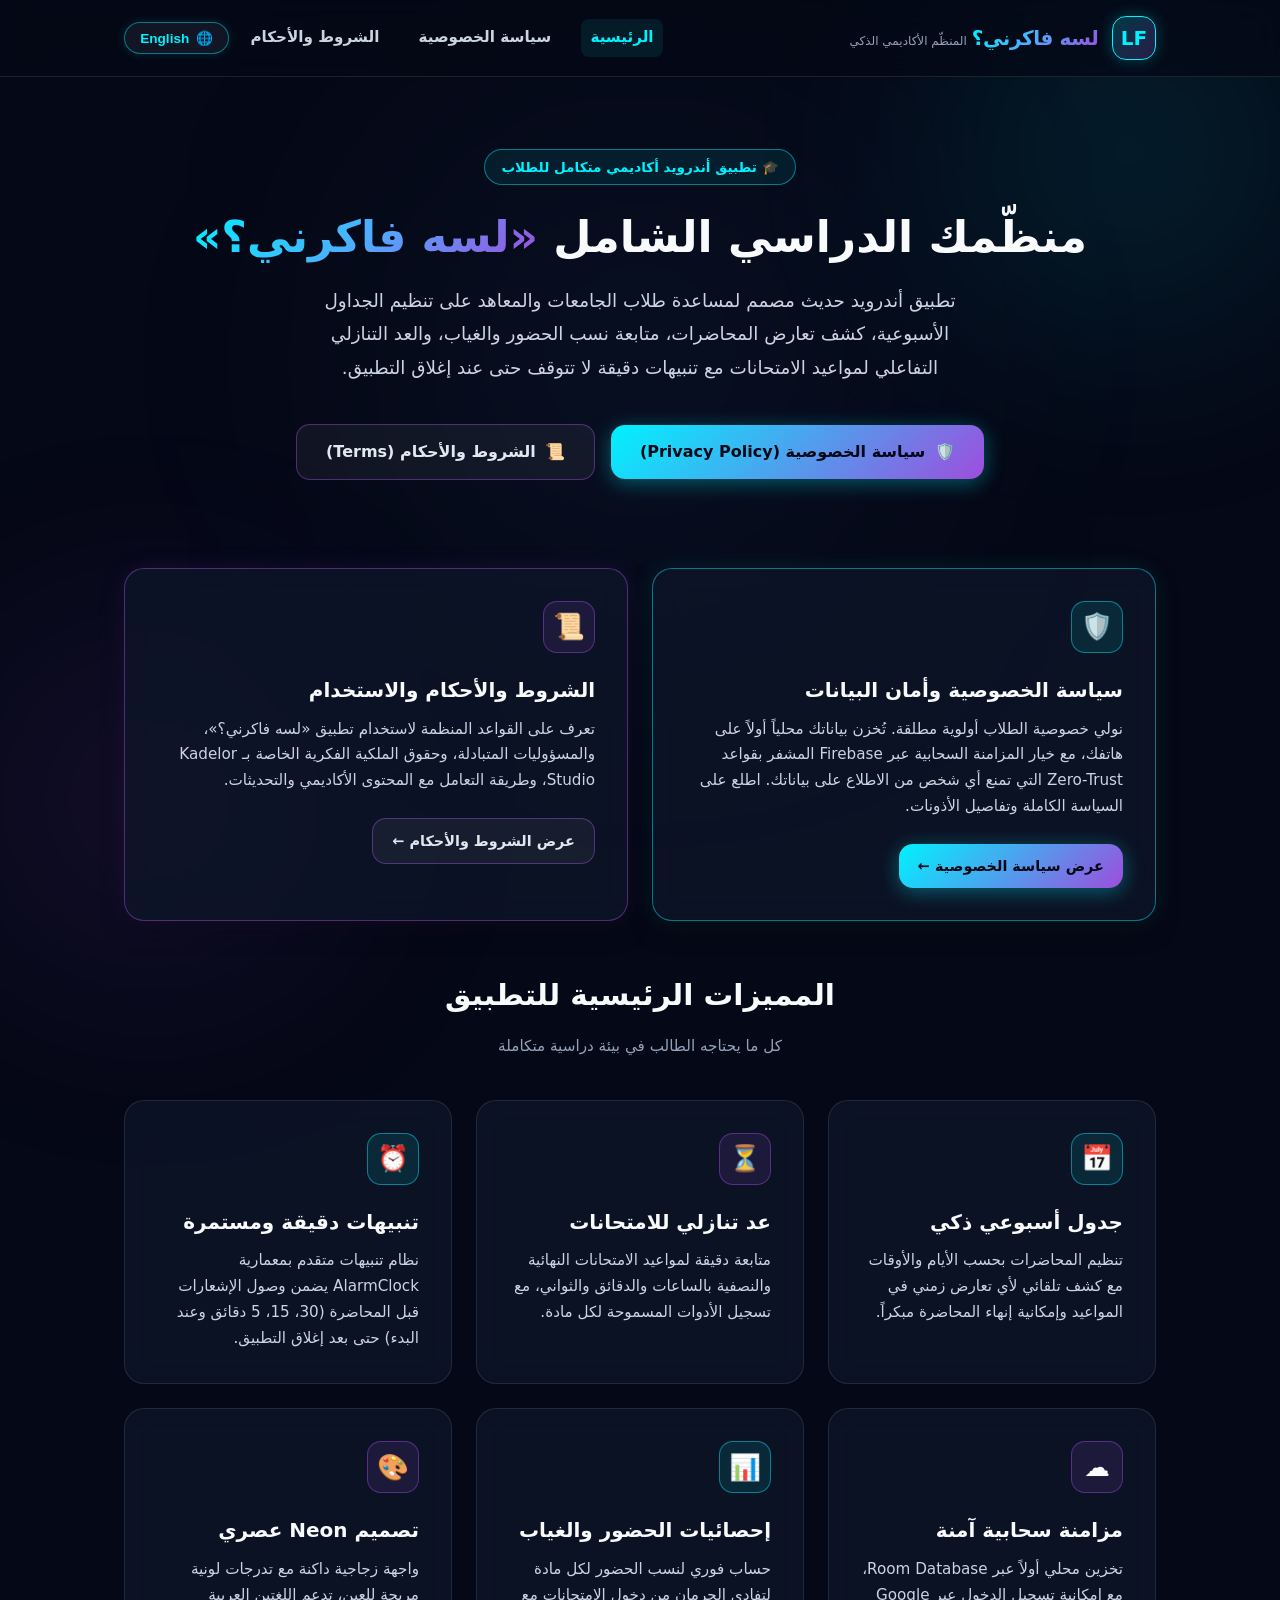
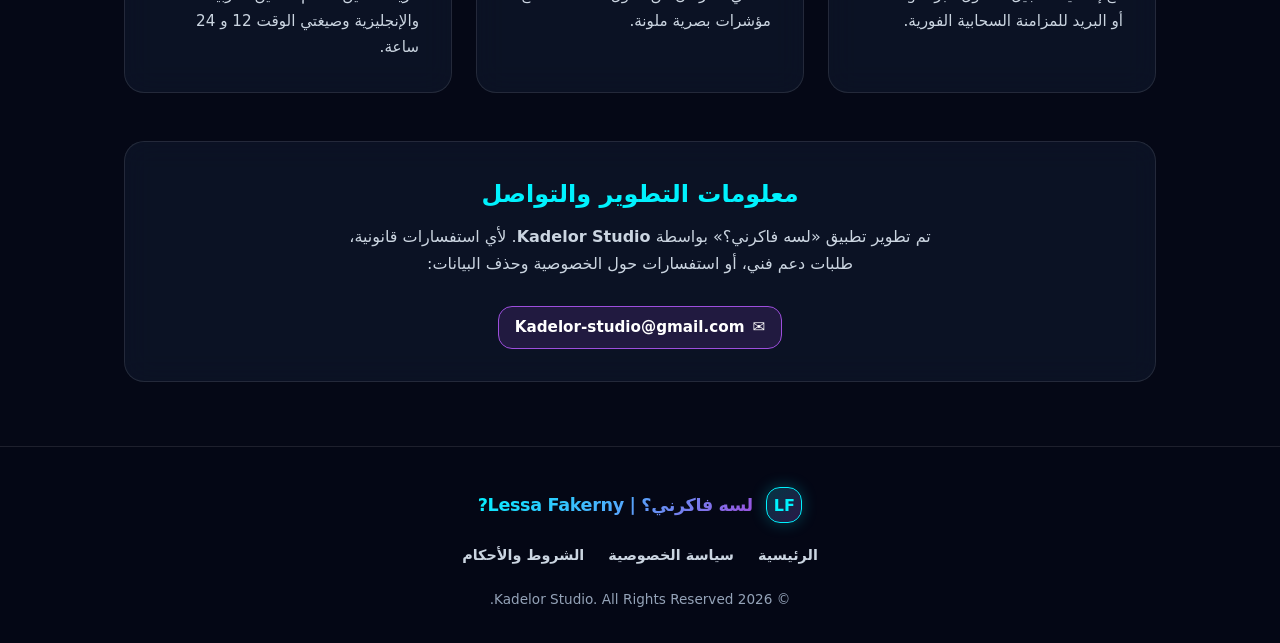
<file: docs/index.html>
<!DOCTYPE html>
<html lang="ar" dir="rtl">
<head>
  <meta charset="UTF-8">
  <meta name="viewport" content="width=device-width, initial-scale=1.0">
  <meta name="description" content="تطبيق لسه فاكرني؟ - المنظّم الجامعي والأكاديمي الذكي للطلاب والمحاضرين">
  <title>لسه فاكرني؟ | Lessa Fakerny? - المنظّم الأكاديمي الذكي</title>
  <link rel="stylesheet" href="style.css">
  <link rel="icon" href="data:image/svg+xml,<svg xmlns=%22http://www.w3.org/2000/svg%22 viewBox=%220 0 100 100%22><text y=%22.9em%22 font-size=%2290%22>🎓</text></svg>">
</head>
<body dir="rtl">
  <div class="ambient-center"></div>

  <!-- Navigation Bar -->
  <header class="navbar">
    <div class="container nav-content">
      <a href="index.html" class="brand-link">
        <div class="brand-logo-badge">LF</div>
        <div>
          <span class="brand-title" data-lang="ar">لسه فاكرني؟</span>
          <span class="brand-title" data-lang="en">Lessa Fakerny?</span>
          <span class="brand-subtitle" data-lang="ar">المنظّم الأكاديمي الذكي</span>
          <span class="brand-subtitle" data-lang="en">Smart Academic Organizer</span>
        </div>
      </a>

      <div class="nav-actions">
        <nav class="nav-links">
          <a href="index.html" class="nav-link active" data-lang="ar">الرئيسية</a>
          <a href="index.html" class="nav-link active" data-lang="en">Home</a>
          
          <a href="privacy-policy.html" class="nav-link" data-lang="ar">سياسة الخصوصية</a>
          <a href="privacy-policy.html" class="nav-link" data-lang="en">Privacy Policy</a>
          
          <a href="terms.html" class="nav-link" data-lang="ar">الشروط والأحكام</a>
          <a href="terms.html" class="nav-link" data-lang="en">Terms & Conditions</a>
        </nav>

        <button id="langToggleBtn" class="lang-toggle-btn" aria-label="Toggle Language">
          🌐 <span id="langBtnText">English</span>
        </button>
      </div>
    </div>
  </header>

  <main class="container">
    <!-- Hero Section -->
    <section class="hero-section">
      <div class="hero-badge">
        <span data-lang="ar">🎓 تطبيق أندرويد أكاديمي متكامل للطلاب</span>
        <span data-lang="en">🎓 All-in-One Android Academic Organizer for Students</span>
      </div>

      <h1 class="hero-title">
        <span data-lang="ar">منظّمك الدراسي الشامل <span class="gradient-text">«لسه فاكرني؟»</span></span>
        <span data-lang="en">Your Smart Academic Hub <span class="gradient-text">«Lessa Fakerny?»</span></span>
      </h1>

      <p class="hero-subtitle" data-lang="ar">
        تطبيق أندرويد حديث مصمم لمساعدة طلاب الجامعات والمعاهد على تنظيم الجداول الأسبوعية، كشف تعارض المحاضرات، متابعة نسب الحضور والغياب، والعد التنازلي التفاعلي لمواعيد الامتحانات مع تنبيهات دقيقة لا تتوقف حتى عند إغلاق التطبيق.
      </p>
      <p class="hero-subtitle" data-lang="en">
        A modern native Android application built for university and college students to organize weekly schedules, detect lecture conflicts, track attendance, and follow live exam countdowns with exact background alarms.
      </p>

      <!-- Primary Action Buttons for Legal Documents -->
      <div class="hero-cta-group">
        <a href="privacy-policy.html" class="btn btn-primary">
          <span>🛡️</span>
          <span data-lang="ar">سياسة الخصوصية (Privacy Policy)</span>
          <span data-lang="en">Privacy Policy</span>
        </a>

        <a href="terms.html" class="btn btn-secondary">
          <span>📜</span>
          <span data-lang="ar">الشروط والأحكام (Terms)</span>
          <span data-lang="en">Terms & Conditions</span>
        </a>
      </div>
    </section>

    <!-- Key Legal & Transparency Cards -->
    <section class="grid-2">
      <div class="glass-card neon-border">
        <div class="feature-icon-box">🛡️</div>
        <h2 class="feature-title" data-lang="ar">سياسة الخصوصية وأمان البيانات</h2>
        <h2 class="feature-title" data-lang="en">Privacy Policy & Data Security</h2>
        
        <p class="feature-desc" data-lang="ar">
          نولي خصوصية الطلاب أولوية مطلقة. تُخزن بياناتك محلياً أولاً على هاتفك، مع خيار المزامنة السحابية عبر Firebase المشفر بقواعد Zero-Trust التي تمنع أي شخص من الاطلاع على بياناتك. اطلع على السياسة الكاملة وتفاصيل الأذونات.
        </p>
        <p class="feature-desc" data-lang="en">
          Student privacy is our top priority. Your data is stored offline on your device, with optional cloud sync via Firebase protected by Zero-Trust security rules. View our full privacy policy and permission disclosures.
        </p>

        <div style="margin-top: 1.5rem;">
          <a href="privacy-policy.html" class="btn btn-primary" style="padding: 0.6rem 1.2rem; font-size: 0.9rem;">
            <span data-lang="ar">عرض سياسة الخصوصية ←</span>
            <span data-lang="en">Read Privacy Policy →</span>
          </a>
        </div>
      </div>

      <div class="glass-card violet-border">
        <div class="feature-icon-box violet">📜</div>
        <h2 class="feature-title" data-lang="ar">الشروط والأحكام والاستخدام</h2>
        <h2 class="feature-title" data-lang="en">Terms & Conditions of Service</h2>
        
        <p class="feature-desc" data-lang="ar">
          تعرف على القواعد المنظمة لاستخدام تطبيق «لسه فاكرني؟»، والمسؤوليات المتبادلة، وحقوق الملكية الفكرية الخاصة بـ Kadelor Studio، وطريقة التعامل مع المحتوى الأكاديمي والتحديثات.
        </p>
        <p class="feature-desc" data-lang="en">
          Learn about the guidelines governing the use of Lessa Fakerny?, mutual responsibilities, intellectual property rights by Kadelor Studio, and academic scheduling notices.
        </p>

        <div style="margin-top: 1.5rem;">
          <a href="terms.html" class="btn btn-secondary" style="padding: 0.6rem 1.2rem; font-size: 0.9rem;">
            <span data-lang="ar">عرض الشروط والأحكام ←</span>
            <span data-lang="en">Read Terms of Service →</span>
          </a>
        </div>
      </div>
    </section>

    <!-- App Capabilities Overview -->
    <section style="margin: 3.5rem 0 2rem;">
      <div style="text-align: center; margin-bottom: 2rem;">
        <h2 class="hero-title" style="font-size: 1.85rem;">
          <span data-lang="ar">المميزات الرئيسية للتطبيق</span>
          <span data-lang="en">Key Application Features</span>
        </h2>
        <p style="color: var(--text-muted); font-size: 0.95rem;" data-lang="ar">
          كل ما يحتاجه الطالب في بيئة دراسية متكاملة
        </p>
        <p style="color: var(--text-muted); font-size: 0.95rem;" data-lang="en">
          Everything an undergraduate student needs in one cohesive hub
        </p>
      </div>

      <div class="grid-3">
        <div class="glass-card">
          <div class="feature-icon-box">📅</div>
          <h3 class="feature-title" data-lang="ar">جدول أسبوعي ذكي</h3>
          <h3 class="feature-title" data-lang="en">Smart Weekly Timetable</h3>
          <p class="feature-desc" data-lang="ar">
            تنظيم المحاضرات بحسب الأيام والأوقات مع كشف تلقائي لأي تعارض زمني في المواعيد وإمكانية إنهاء المحاضرة مبكراً.
          </p>
          <p class="feature-desc" data-lang="en">
            Organize lectures by day and time with automated overlapping schedule conflict detection and early lecture completion.
          </p>
        </div>

        <div class="glass-card">
          <div class="feature-icon-box violet">⏳</div>
          <h3 class="feature-title" data-lang="ar">عد تنازلي للامتحانات</h3>
          <h3 class="feature-title" data-lang="en">Live Exam Countdowns</h3>
          <p class="feature-desc" data-lang="ar">
            متابعة دقيقة لمواعيد الامتحانات النهائية والنصفية بالساعات والدقائق والثواني، مع تسجيل الأدوات المسموحة لكل مادة.
          </p>
          <p class="feature-desc" data-lang="en">
            Real-time countdown in days, hours, and minutes for midterms and finals, along with allowed exam tools lists.
          </p>
        </div>

        <div class="glass-card">
          <div class="feature-icon-box">⏰</div>
          <h3 class="feature-title" data-lang="ar">تنبيهات دقيقة ومستمرة</h3>
          <h3 class="feature-title" data-lang="en">Exact Alarm Reminders</h3>
          <p class="feature-desc" data-lang="ar">
            نظام تنبيهات متقدم بمعمارية AlarmClock يضمن وصول الإشعارات قبل المحاضرة (30، 15، 5 دقائق وعند البدء) حتى بعد إغلاق التطبيق.
          </p>
          <p class="feature-desc" data-lang="en">
            AlarmClock architecture ensuring timely lecture notifications (30, 15, 5 mins & on start) even when the app is swiped away.
          </p>
        </div>

        <div class="glass-card">
          <div class="feature-icon-box violet">☁️</div>
          <h3 class="feature-title" data-lang="ar">مزامنة سحابية آمنة</h3>
          <h3 class="feature-title" data-lang="en">Encrypted Cloud Sync</h3>
          <p class="feature-desc" data-lang="ar">
            تخزين محلي أولاً عبر Room Database، مع إمكانية تسجيل الدخول عبر Google أو البريد للمزامنة السحابية الفورية.
          </p>
          <p class="feature-desc" data-lang="en">
            Offline-first architecture via Room Database with optional Google and Email sign-in for seamless cloud backup.
          </p>
        </div>

        <div class="glass-card">
          <div class="feature-icon-box">📊</div>
          <h3 class="feature-title" data-lang="ar">إحصائيات الحضور والغياب</h3>
          <h3 class="feature-title" data-lang="en">Attendance Analytics</h3>
          <p class="feature-desc" data-lang="ar">
            حساب فوري لنسب الحضور لكل مادة لتفادي الحرمان من دخول الامتحانات مع مؤشرات بصرية ملونة.
          </p>
          <p class="feature-desc" data-lang="en">
            Automated attendance percentages calculation per subject to prevent attendance-based exam disqualifications.
          </p>
        </div>

        <div class="glass-card">
          <div class="feature-icon-box violet">🎨</div>
          <h3 class="feature-title" data-lang="ar">تصميم Neon عصري</h3>
          <h3 class="feature-title" data-lang="en">Modern Neon Aesthetic</h3>
          <p class="feature-desc" data-lang="ar">
            واجهة زجاجية داكنة مع تدرجات لونية مريحة للعين، تدعم اللغتين العربية والإنجليزية وصيغتي الوقت 12 و 24 ساعة.
          </p>
          <p class="feature-desc" data-lang="en">
            Dark glassmorphic UI with vibrant glowing accents, complete bilingual support (Arabic & English), and 12/24-hour clocks.
          </p>
        </div>
      </div>
    </section>

    <!-- Developer & Contact Card -->
    <section class="glass-card" style="text-align: center; margin: 3rem 0;">
      <h2 style="font-size: 1.5rem; color: var(--neon-cyan); margin-bottom: 0.5rem;" data-lang="ar">معلومات التطوير والتواصل</h2>
      <h2 style="font-size: 1.5rem; color: var(--neon-cyan); margin-bottom: 0.5rem;" data-lang="en">Developer & Contact Information</h2>

      <p style="color: var(--text-secondary); max-width: 600px; margin: 0 auto 1.25rem;" data-lang="ar">
        تم تطوير تطبيق «لسه فاكرني؟» بواسطة <strong>Kadelor Studio</strong>. لأي استفسارات قانونية، طلبات دعم فني، أو استفسارات حول الخصوصية وحذف البيانات:
      </p>
      <p style="color: var(--text-secondary); max-width: 600px; margin: 0 auto 1.25rem;" data-lang="en">
        «Lessa Fakerny?» is developed by <strong>Kadelor Studio</strong>. For legal inquiries, technical support, or privacy and data deletion requests:
      </p>

      <a href="mailto:Kadelor-studio@gmail.com" class="contact-badge">
        <span>✉️</span>
        <span>Kadelor-studio@gmail.com</span>
      </a>
    </section>
  </main>

  <!-- Footer -->
  <footer class="footer">
    <div class="container footer-content">
      <div class="brand-link">
        <div class="brand-logo-badge" style="width: 36px; height: 36px; font-size: 1rem;">LF</div>
        <span class="brand-title" style="font-size: 1.1rem;">لسه فاكرني؟ | Lessa Fakerny?</span>
      </div>

      <nav class="footer-nav">
        <a href="index.html" class="footer-link" data-lang="ar">الرئيسية</a>
        <a href="index.html" class="footer-link" data-lang="en">Home</a>

        <a href="privacy-policy.html" class="footer-link" data-lang="ar">سياسة الخصوصية</a>
        <a href="privacy-policy.html" class="footer-link" data-lang="en">Privacy Policy</a>

        <a href="terms.html" class="footer-link" data-lang="ar">الشروط والأحكام</a>
        <a href="terms.html" class="footer-link" data-lang="en">Terms & Conditions</a>
      </nav>

      <p class="footer-copy">
        © <span id="currentYear">2026</span> Kadelor Studio. All Rights Reserved.
      </p>
    </div>
  </footer>

  <script>
    // Language Toggle Script
    const langBtn = document.getElementById('langToggleBtn');
    const langText = document.getElementById('langBtnText');
    const htmlTag = document.documentElement;
    const bodyTag = document.body;

    function applyLanguage(lang) {
      if (lang === 'en') {
        htmlTag.setAttribute('lang', 'en');
        htmlTag.setAttribute('dir', 'ltr');
        bodyTag.setAttribute('dir', 'ltr');
        langText.textContent = 'العربية';
        localStorage.setItem('lessa_fakerny_site_lang', 'en');
      } else {
        htmlTag.setAttribute('lang', 'ar');
        htmlTag.setAttribute('dir', 'rtl');
        bodyTag.setAttribute('dir', 'rtl');
        langText.textContent = 'English';
        localStorage.setItem('lessa_fakerny_site_lang', 'ar');
      }
    }

    const savedLang = localStorage.getItem('lessa_fakerny_site_lang') || 'ar';
    applyLanguage(savedLang);

    langBtn.addEventListener('click', () => {
      const current = htmlTag.getAttribute('lang') || 'ar';
      applyLanguage(current === 'ar' ? 'en' : 'ar');
    });

    document.getElementById('currentYear').textContent = new Date().getFullYear();
  </script>
</body>
</html>
</file>
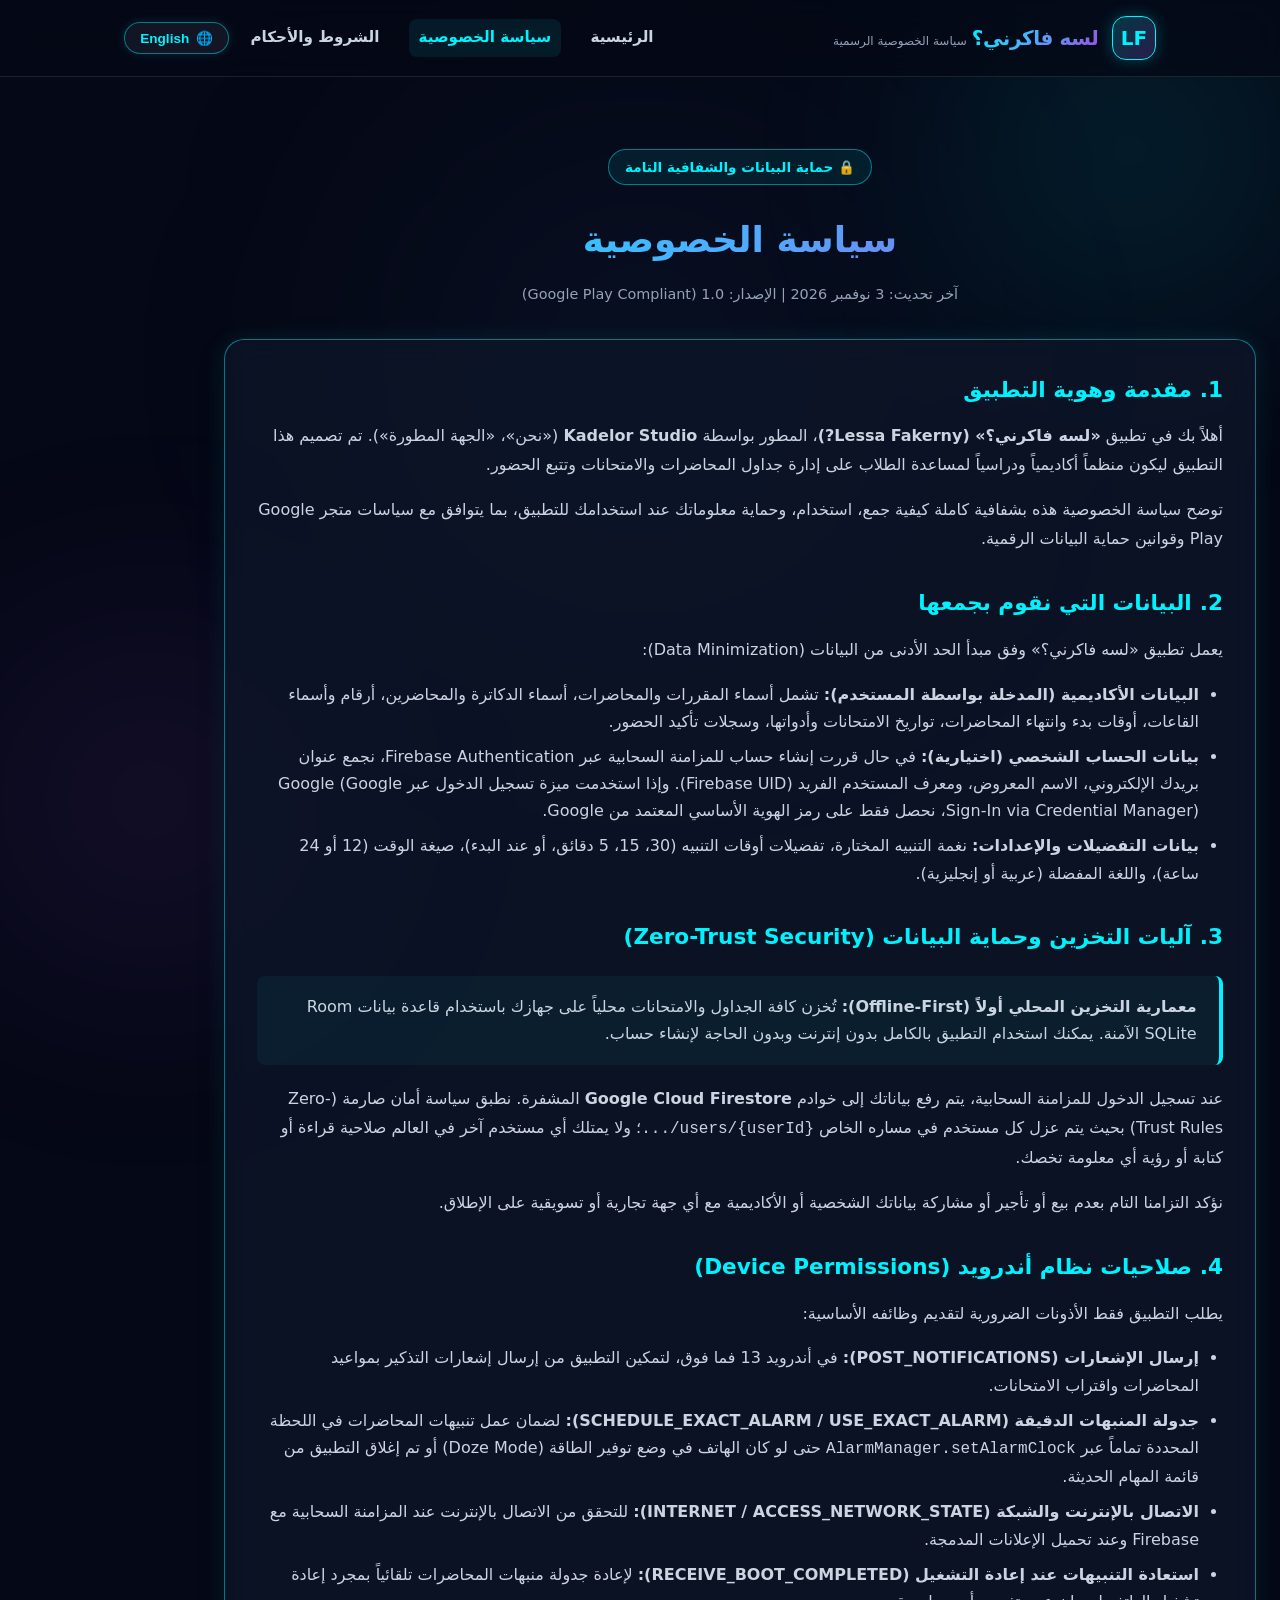
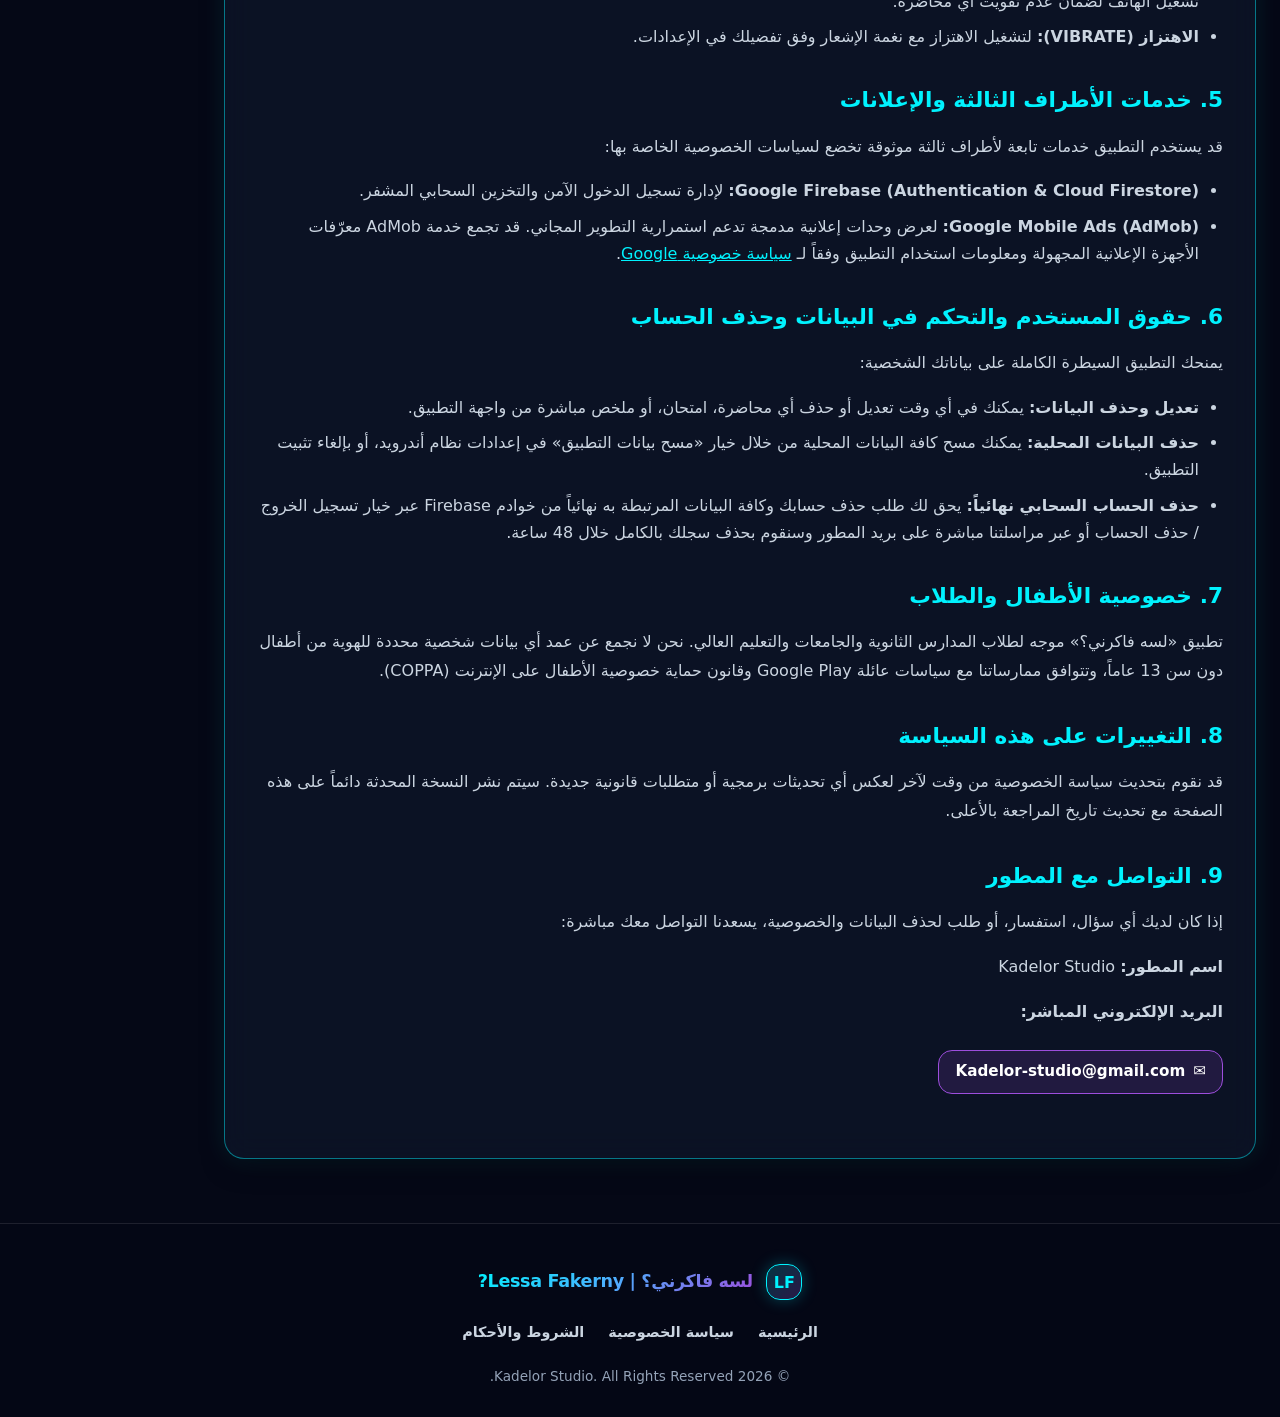
<file: docs/privacy-policy.html>
<!DOCTYPE html>
<html lang="ar" dir="rtl">
<head>
  <meta charset="UTF-8">
  <meta name="viewport" content="width=device-width, initial-scale=1.0">
  <meta name="description" content="سياسة الخصوصية الرسمية لتطبيق لسه فاكرني؟ - Kadelor Studio">
  <title>سياسة الخصوصية | Privacy Policy - لسه فاكرني؟</title>
  <link rel="stylesheet" href="style.css">
  <link rel="icon" href="data:image/svg+xml,<svg xmlns=%22http://www.w3.org/2000/svg%22 viewBox=%220 0 100 100%22><text y=%22.9em%22 font-size=%2290%22>🛡️</text></svg>">
</head>
<body dir="rtl">
  <div class="ambient-center"></div>

  <!-- Navigation Bar -->
  <header class="navbar">
    <div class="container nav-content">
      <a href="index.html" class="brand-link">
        <div class="brand-logo-badge">LF</div>
        <div>
          <span class="brand-title" data-lang="ar">لسه فاكرني؟</span>
          <span class="brand-title" data-lang="en">Lessa Fakerny?</span>
          <span class="brand-subtitle" data-lang="ar">سياسة الخصوصية الرسمية</span>
          <span class="brand-subtitle" data-lang="en">Official Privacy Policy</span>
        </div>
      </a>

      <div class="nav-actions">
        <nav class="nav-links">
          <a href="index.html" class="nav-link" data-lang="ar">الرئيسية</a>
          <a href="index.html" class="nav-link" data-lang="en">Home</a>
          
          <a href="privacy-policy.html" class="nav-link active" data-lang="ar">سياسة الخصوصية</a>
          <a href="privacy-policy.html" class="nav-link active" data-lang="en">Privacy Policy</a>
          
          <a href="terms.html" class="nav-link" data-lang="ar">الشروط والأحكام</a>
          <a href="terms.html" class="nav-link" data-lang="en">Terms & Conditions</a>
        </nav>

        <button id="langToggleBtn" class="lang-toggle-btn" aria-label="Toggle Language">
          🌐 <span id="langBtnText">English</span>
        </button>
      </div>
    </div>
  </header>

  <main class="container content-wrapper">
    <!-- Header -->
    <div class="page-header">
      <div class="hero-badge">
        <span data-lang="ar">🔒 حماية البيانات والشفافية التامة</span>
        <span data-lang="en">🔒 Data Protection & Absolute Transparency</span>
      </div>
      <h1 class="page-title">
        <span data-lang="ar">سياسة الخصوصية</span>
        <span data-lang="en">Privacy Policy</span>
      </h1>
      <p class="page-meta">
        <span data-lang="ar">آخر تحديث: 3 نوفمبر 2026 | الإصدار: 1.0 (Google Play Compliant)</span>
        <span data-lang="en">Last Updated: November 3, 2026 | Version: 1.0 (Google Play Compliant)</span>
      </p>
    </div>

    <!-- Main Policy Card -->
    <article class="glass-card neon-border">

      <!-- ================= ARABIC CONTENT ================= -->
      <div data-lang="ar">
        <section class="policy-section">
          <h2><span>1.</span> مقدمة وهوية التطبيق</h2>
          <p>
            أهلاً بك في تطبيق <strong>«لسه فاكرني؟» (Lessa Fakerny?)</strong>، المطور بواسطة <strong>Kadelor Studio</strong> («نحن»، «الجهة المطورة»). تم تصميم هذا التطبيق ليكون منظماً أكاديمياً ودراسياً لمساعدة الطلاب على إدارة جداول المحاضرات والامتحانات وتتبع الحضور.
          </p>
          <p>
            توضح سياسة الخصوصية هذه بشفافية كاملة كيفية جمع، استخدام، وحماية معلوماتك عند استخدامك للتطبيق، بما يتوافق مع سياسات متجر Google Play وقوانين حماية البيانات الرقمية.
          </p>
        </section>

        <section class="policy-section">
          <h2><span>2.</span> البيانات التي نقوم بجمعها</h2>
          <p>يعمل تطبيق «لسه فاكرني؟» وفق مبدأ الحد الأدنى من البيانات (Data Minimization):</p>
          <ul>
            <li>
              <strong>البيانات الأكاديمية (المدخلة بواسطة المستخدم):</strong> تشمل أسماء المقررات والمحاضرات، أسماء الدكاترة والمحاضرين، أرقام وأسماء القاعات، أوقات بدء وانتهاء المحاضرات، تواريخ الامتحانات وأدواتها، وسجلات تأكيد الحضور.
            </li>
            <li>
              <strong>بيانات الحساب الشخصي (اختيارية):</strong> في حال قررت إنشاء حساب للمزامنة السحابية عبر Firebase Authentication، نجمع عنوان بريدك الإلكتروني، الاسم المعروض، ومعرف المستخدم الفريد (Firebase UID). وإذا استخدمت ميزة تسجيل الدخول عبر Google (Google Sign-In via Credential Manager)، نحصل فقط على رمز الهوية الأساسي المعتمد من Google.
            </li>
            <li>
              <strong>بيانات التفضيلات والإعدادات:</strong> نغمة التنبيه المختارة، تفضيلات أوقات التنبيه (30، 15، 5 دقائق، أو عند البدء)، صيغة الوقت (12 أو 24 ساعة)، واللغة المفضلة (عربية أو إنجليزية).
            </li>
          </ul>
        </section>

        <section class="policy-section">
          <h2><span>3.</span> آليات التخزين وحماية البيانات (Zero-Trust Security)</h2>
          <div class="highlight-box">
            <strong>معمارية التخزين المحلي أولاً (Offline-First):</strong> تُخزن كافة الجداول والامتحانات محلياً على جهازك باستخدام قاعدة بيانات Room SQLite الآمنة. يمكنك استخدام التطبيق بالكامل بدون إنترنت وبدون الحاجة لإنشاء حساب.
          </div>
          <p>
            عند تسجيل الدخول للمزامنة السحابية، يتم رفع بياناتك إلى خوادم <strong>Google Cloud Firestore</strong> المشفرة. نطبق سياسة أمان صارمة (Zero-Trust Rules) بحيث يتم عزل كل مستخدم في مساره الخاص <code>users/{userId}/...</code>؛ ولا يمتلك أي مستخدم آخر في العالم صلاحية قراءة أو كتابة أو رؤية أي معلومة تخصك.
          </p>
          <p>
            نؤكد التزامنا التام بعدم بيع أو تأجير أو مشاركة بياناتك الشخصية أو الأكاديمية مع أي جهة تجارية أو تسويقية على الإطلاق.
          </p>
        </section>

        <section class="policy-section">
          <h2><span>4.</span> صلاحيات نظام أندرويد (Device Permissions)</h2>
          <p>يطلب التطبيق فقط الأذونات الضرورية لتقديم وظائفه الأساسية:</p>
          <ul>
            <li>
              <strong>إرسال الإشعارات (POST_NOTIFICATIONS):</strong> في أندرويد 13 فما فوق، لتمكين التطبيق من إرسال إشعارات التذكير بمواعيد المحاضرات واقتراب الامتحانات.
            </li>
            <li>
              <strong>جدولة المنبهات الدقيقة (SCHEDULE_EXACT_ALARM / USE_EXACT_ALARM):</strong> لضمان عمل تنبيهات المحاضرات في اللحظة المحددة تماماً عبر <code>AlarmManager.setAlarmClock</code> حتى لو كان الهاتف في وضع توفير الطاقة (Doze Mode) أو تم إغلاق التطبيق من قائمة المهام الحديثة.
            </li>
            <li>
              <strong>الاتصال بالإنترنت والشبكة (INTERNET / ACCESS_NETWORK_STATE):</strong> للتحقق من الاتصال بالإنترنت عند المزامنة السحابية مع Firebase وعند تحميل الإعلانات المدمجة.
            </li>
            <li>
              <strong>استعادة التنبيهات عند إعادة التشغيل (RECEIVE_BOOT_COMPLETED):</strong> لإعادة جدولة منبهات المحاضرات تلقائياً بمجرد إعادة تشغيل الهاتف لضمان عدم تفويت أي محاضرة.
            </li>
            <li>
              <strong>الاهتزاز (VIBRATE):</strong> لتشغيل الاهتزاز مع نغمة الإشعار وفق تفضيلك في الإعدادات.
            </li>
          </ul>
        </section>

        <section class="policy-section">
          <h2><span>5.</span> خدمات الأطراف الثالثة والإعلانات</h2>
          <p>
            قد يستخدم التطبيق خدمات تابعة لأطراف ثالثة موثوقة تخضع لسياسات الخصوصية الخاصة بها:
          </p>
          <ul>
            <li>
              <strong>Google Firebase (Authentication & Cloud Firestore):</strong> لإدارة تسجيل الدخول الآمن والتخزين السحابي المشفر.
            </li>
            <li>
              <strong>Google Mobile Ads (AdMob):</strong> لعرض وحدات إعلانية مدمجة تدعم استمرارية التطوير المجاني. قد تجمع خدمة AdMob معرّفات الأجهزة الإعلانية المجهولة ومعلومات استخدام التطبيق وفقاً لـ <a href="https://policies.google.com/privacy" target="_blank" rel="noopener noreferrer" style="color: var(--neon-cyan);">سياسة خصوصية Google</a>.
            </li>
          </ul>
        </section>

        <section class="policy-section">
          <h2><span>6.</span> حقوق المستخدم والتحكم في البيانات وحذف الحساب</h2>
          <p>يمنحك التطبيق السيطرة الكاملة على بياناتك الشخصية:</p>
          <ul>
            <li><strong>تعديل وحذف البيانات:</strong> يمكنك في أي وقت تعديل أو حذف أي محاضرة، امتحان، أو ملخص مباشرة من واجهة التطبيق.</li>
            <li><strong>حذف البيانات المحلية:</strong> يمكنك مسح كافة البيانات المحلية من خلال خيار «مسح بيانات التطبيق» في إعدادات نظام أندرويد، أو بإلغاء تثبيت التطبيق.</li>
            <li><strong>حذف الحساب السحابي نهائياً:</strong> يحق لك طلب حذف حسابك وكافة البيانات المرتبطة به نهائياً من خوادم Firebase عبر خيار تسجيل الخروج / حذف الحساب أو عبر مراسلتنا مباشرة على بريد المطور وسنقوم بحذف سجلك بالكامل خلال 48 ساعة.</li>
          </ul>
        </section>

        <section class="policy-section">
          <h2><span>7.</span> خصوصية الأطفال والطلاب</h2>
          <p>
            تطبيق «لسه فاكرني؟» موجه لطلاب المدارس الثانوية والجامعات والتعليم العالي. نحن لا نجمع عن عمد أي بيانات شخصية محددة للهوية من أطفال دون سن 13 عاماً، وتتوافق ممارساتنا مع سياسات عائلة Google Play وقانون حماية خصوصية الأطفال على الإنترنت (COPPA).
          </p>
        </section>

        <section class="policy-section">
          <h2><span>8.</span> التغييرات على هذه السياسة</h2>
          <p>
            قد نقوم بتحديث سياسة الخصوصية من وقت لآخر لعكس أي تحديثات برمجية أو متطلبات قانونية جديدة. سيتم نشر النسخة المحدثة دائماً على هذه الصفحة مع تحديث تاريخ المراجعة بالأعلى.
          </p>
        </section>

        <section class="policy-section">
          <h2><span>9.</span> التواصل مع المطور</h2>
          <p>
            إذا كان لديك أي سؤال، استفسار، أو طلب لحذف البيانات والخصوصية، يسعدنا التواصل معك مباشرة:
          </p>
          <div style="margin-top: 0.5rem;">
            <p><strong>اسم المطور:</strong> Kadelor Studio</p>
            <p><strong>البريد الإلكتروني المباشر:</strong></p>
            <a href="mailto:Kadelor-studio@gmail.com" class="contact-badge">
              <span>✉️</span>
              <span>Kadelor-studio@gmail.com</span>
            </a>
          </div>
        </section>
      </div>

      <!-- ================= ENGLISH CONTENT ================= -->
      <div data-lang="en">
        <section class="policy-section">
          <h2><span>1.</span> Introduction & Identity</h2>
          <p>
            Welcome to <strong>«Lessa Fakerny?» (لسه فاكرني؟)</strong>, developed by <strong>Kadelor Studio</strong> ("we", "us", or "our"). The application is engineered as an intelligent, native academic organizer to assist students and educators in tracking lecture timetables, avoiding schedule overlaps, monitoring attendance, and counting down to upcoming exams.
          </p>
          <p>
            This Privacy Policy transparently explains how your information is collected, stored, and protected when you use our Android application, strictly complying with Google Play Developer Policies and global privacy regulations.
          </p>
        </section>

        <section class="policy-section">
          <h2><span>2.</span> Information We Collect</h2>
          <p>We strictly adhere to the principle of data minimization:</p>
          <ul>
            <li>
              <strong>Academic Information (User Authored):</strong> Subject/course names, instructor/professor names, hall/room numbers, lecture start and end times, exam dates, permitted exam tools, and attendance check-in records.
            </li>
            <li>
              <strong>Account Information (Optional Cloud Sync):</strong> If you choose to enable cloud backup via Firebase Authentication, we collect your email address, display name, and unique user identifier (Firebase UID). If signing in with Google via Credential Manager, only standard verified authentication tokens are processed.
            </li>
            <li>
              <strong>App Preferences:</strong> Selected notification ringtone, alert intervals (30, 15, 5 minutes before, or at start), preferred time format (12-hour or 24-hour), and language preference (Arabic or English).
            </li>
          </ul>
        </section>

        <section class="policy-section">
          <h2><span>3.</span> Local Storage & Zero-Trust Cloud Security</h2>
          <div class="highlight-box">
            <strong>Offline-First Architecture:</strong> All your timetable and exam records are stored locally on your device in an isolated Room SQLite database. The app is fully operational offline without requiring an account or network connection.
          </div>
          <p>
            When cloud sync is enabled, records are synchronized with <strong>Google Cloud Firestore</strong>. We enforce zero-trust security rules isolating each student under their private path <code>users/{userId}/...</code>. No other user can access, read, or modify your academic data under any circumstance.
          </p>
          <p>
            We strictly do not sell, rent, or share your academic data or personal details with any third parties or data brokers.
          </p>
        </section>

        <section class="policy-section">
          <h2><span>4.</span> Android Device Permissions</h2>
          <p>The application only requests permissions required for core functionalities:</p>
          <ul>
            <li>
              <strong>POST_NOTIFICATIONS:</strong> On Android 13 (API level 33) and above, required to deliver reminder banners and alerts before lectures and exams.
            </li>
            <li>
              <strong>SCHEDULE_EXACT_ALARM & USE_EXACT_ALARM:</strong> Enables high-priority <code>AlarmManager.setAlarmClock</code> alarms to trigger on-time notifications, exempt from device Doze Mode and task switcher clearance.
            </li>
            <li>
              <strong>INTERNET & ACCESS_NETWORK_STATE:</strong> Needed for optional Firebase cloud synchronization and Google AdMob ad rendering.
            </li>
            <li>
              <strong>RECEIVE_BOOT_COMPLETED:</strong> Automatically reschedules pending lecture and exam alarms after device reboot or app updates so reminders are never lost.
            </li>
            <li>
              <strong>VIBRATE:</strong> Allows optional haptic vibration alongside reminder tones according to user preferences.
            </li>
          </ul>
        </section>

        <section class="policy-section">
          <h2><span>5.</span> Third-Party Services & Advertising</h2>
          <p>
            We integrate with reputable third-party SDKs that process information pursuant to their respective privacy terms:
          </p>
          <ul>
            <li>
              <strong>Google Firebase (Authentication & Cloud Firestore):</strong> For secure user sign-in and encrypted cloud data persistence.
            </li>
            <li>
              <strong>Google Mobile Ads (AdMob):</strong> Used to present non-intrusive banner and native ads supporting free application development. AdMob may utilize anonymous mobile advertising IDs under <a href="https://policies.google.com/privacy" target="_blank" rel="noopener noreferrer" style="color: var(--neon-cyan);">Google's Privacy Policy</a>.
            </li>
          </ul>
        </section>

        <section class="policy-section">
          <h2><span>6.</span> User Rights & Account / Data Deletion</h2>
          <p>You have full ownership and control over your information:</p>
          <ul>
            <li><strong>Access and Modify:</strong> You can edit or delete any lecture, exam, or note directly within the app interface at any time.</li>
            <li><strong>Local Data Removal:</strong> You can erase all local data instantly by clearing app data in Android Settings or by uninstalling the application.</li>
            <li><strong>Permanent Cloud Data Deletion:</strong> You can permanently delete your synced cloud account and associated records by initiating a deletion request through app settings or by emailing developer support at <a href="mailto:Kadelor-studio@gmail.com" style="color: var(--neon-cyan);">Kadelor-studio@gmail.com</a>. Requests are fulfilled within 48 hours.</li>
          </ul>
        </section>

        <section class="policy-section">
          <h2><span>7.</span> Children's Privacy</h2>
          <p>
            «Lessa Fakerny?» is tailored for high school and university students. We do not knowingly collect personally identifiable information from children under 13. Our practices comply with Google Play Families Policy and the Children's Online Privacy Protection Act (COPPA).
          </p>
        </section>

        <section class="policy-section">
          <h2><span>8.</span> Policy Updates</h2>
          <p>
            We may update our Privacy Policy periodically to reflect new software features or regulatory standards. The revised version will always be published on this URL with an updated revision date.
          </p>
        </section>

        <section class="policy-section">
          <h2><span>9.</span> Contact Us</h2>
          <p>
            For any inquiries, feedback, or data privacy requests, feel free to contact us:
          </p>
          <div style="margin-top: 0.5rem;">
            <p><strong>Developer:</strong> Kadelor Studio</p>
            <p><strong>Official Support Email:</strong></p>
            <a href="mailto:Kadelor-studio@gmail.com" class="contact-badge">
              <span>✉️</span>
              <span>Kadelor-studio@gmail.com</span>
            </a>
          </div>
        </section>
      </div>

    </article>
  </main>

  <!-- Footer -->
  <footer class="footer">
    <div class="container footer-content">
      <div class="brand-link">
        <div class="brand-logo-badge" style="width: 36px; height: 36px; font-size: 1rem;">LF</div>
        <span class="brand-title" style="font-size: 1.1rem;">لسه فاكرني؟ | Lessa Fakerny?</span>
      </div>

      <nav class="footer-nav">
        <a href="index.html" class="footer-link" data-lang="ar">الرئيسية</a>
        <a href="index.html" class="footer-link" data-lang="en">Home</a>

        <a href="privacy-policy.html" class="footer-link" data-lang="ar">سياسة الخصوصية</a>
        <a href="privacy-policy.html" class="footer-link" data-lang="en">Privacy Policy</a>

        <a href="terms.html" class="footer-link" data-lang="ar">الشروط والأحكام</a>
        <a href="terms.html" class="footer-link" data-lang="en">Terms & Conditions</a>
      </nav>

      <p class="footer-copy">
        © <span id="currentYear">2026</span> Kadelor Studio. All Rights Reserved.
      </p>
    </div>
  </footer>

  <script>
    const langBtn = document.getElementById('langToggleBtn');
    const langText = document.getElementById('langBtnText');
    const htmlTag = document.documentElement;
    const bodyTag = document.body;

    function applyLanguage(lang) {
      if (lang === 'en') {
        htmlTag.setAttribute('lang', 'en');
        htmlTag.setAttribute('dir', 'ltr');
        bodyTag.setAttribute('dir', 'ltr');
        langText.textContent = 'العربية';
        localStorage.setItem('lessa_fakerny_site_lang', 'en');
      } else {
        htmlTag.setAttribute('lang', 'ar');
        htmlTag.setAttribute('dir', 'rtl');
        bodyTag.setAttribute('dir', 'rtl');
        langText.textContent = 'English';
        localStorage.setItem('lessa_fakerny_site_lang', 'ar');
      }
    }

    const savedLang = localStorage.getItem('lessa_fakerny_site_lang') || 'ar';
    applyLanguage(savedLang);

    langBtn.addEventListener('click', () => {
      const current = htmlTag.getAttribute('lang') || 'ar';
      applyLanguage(current === 'ar' ? 'en' : 'ar');
    });

    document.getElementById('currentYear').textContent = new Date().getFullYear();
  </script>
</body>
</html>
</file>
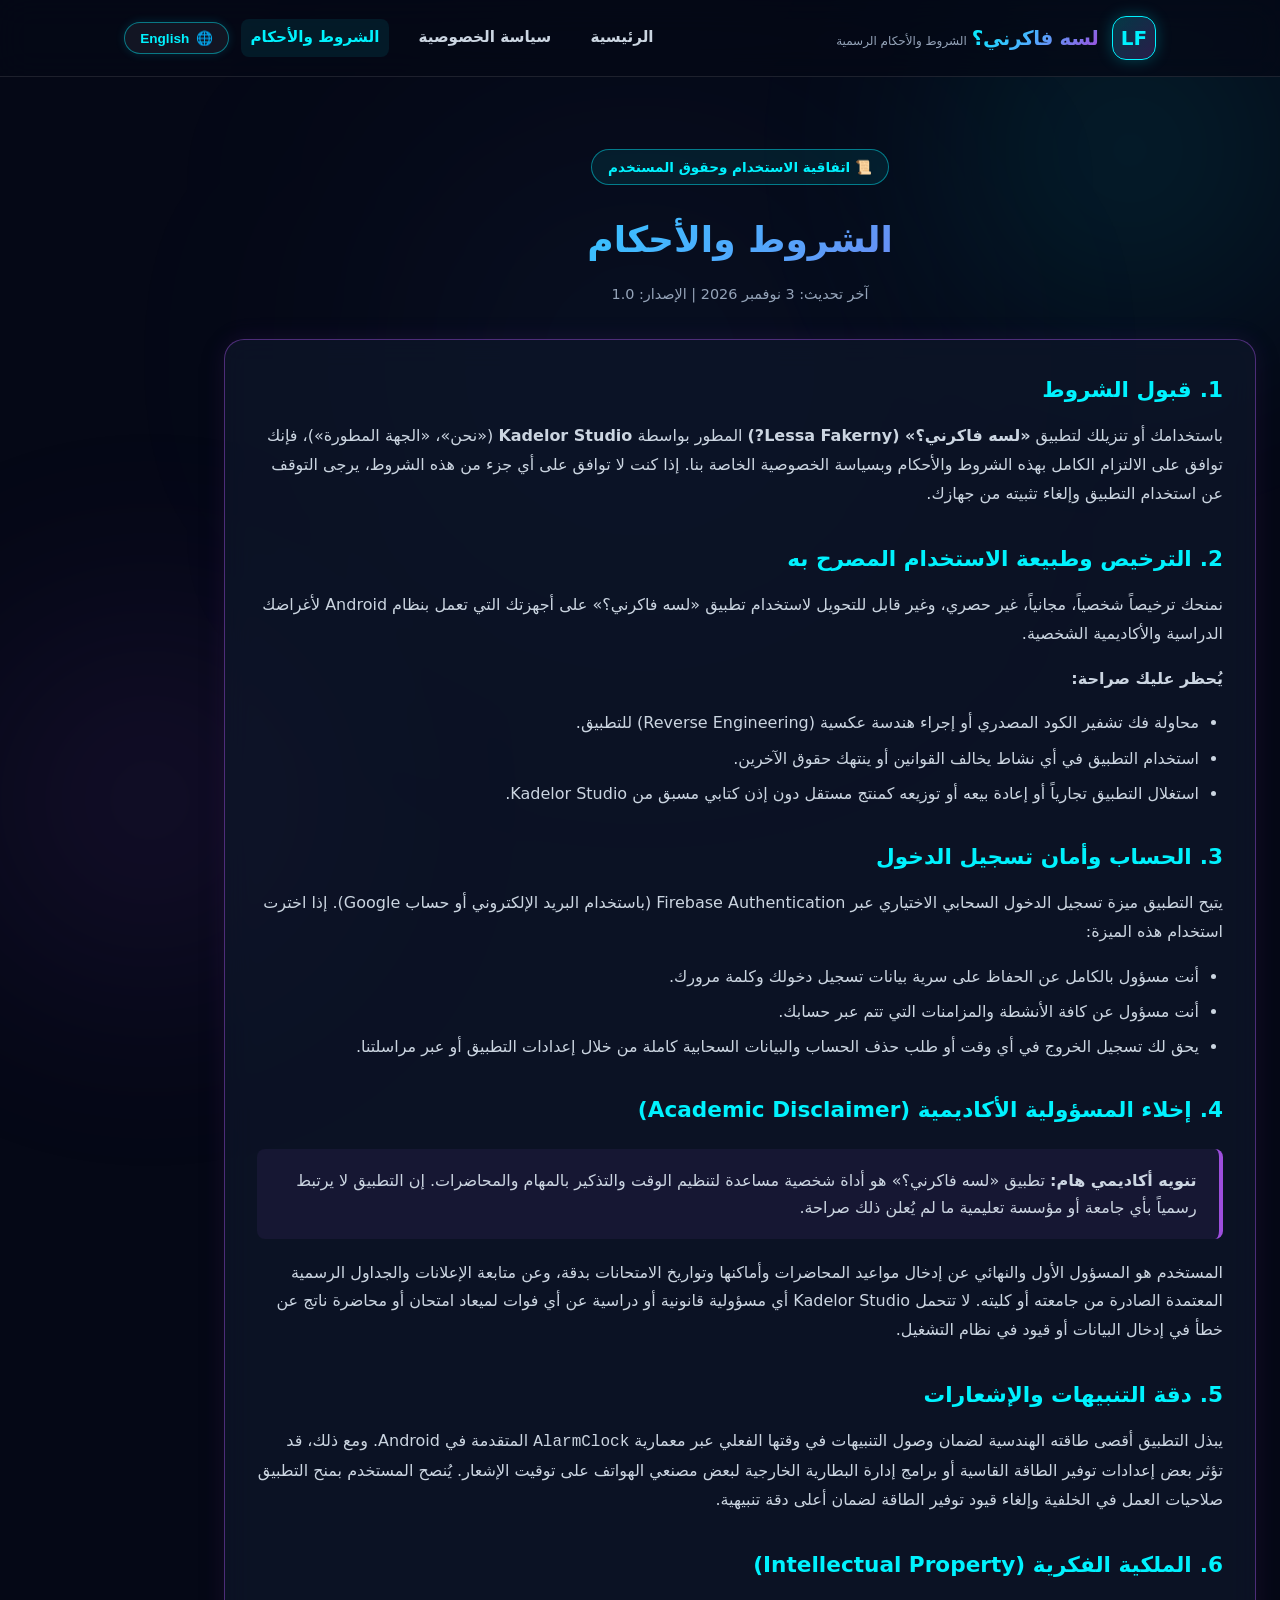
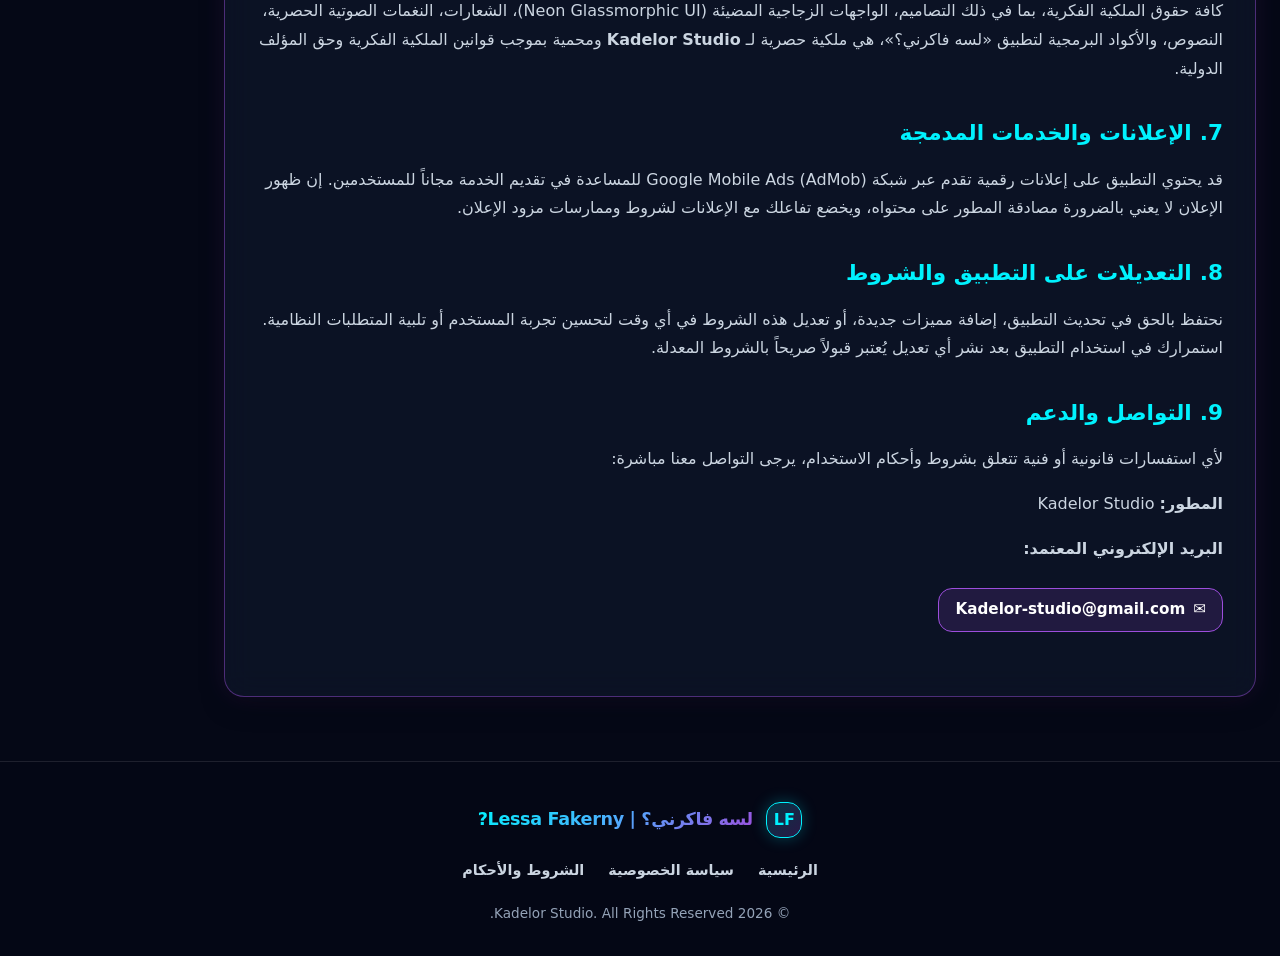
<file: docs/terms.html>
<!DOCTYPE html>
<html lang="ar" dir="rtl">
<head>
  <meta charset="UTF-8">
  <meta name="viewport" content="width=device-width, initial-scale=1.0">
  <meta name="description" content="الشروط والأحكام الرسمية لاستخدام تطبيق لسه فاكرني؟ - Kadelor Studio">
  <title>الشروط والأحكام | Terms & Conditions - لسه فاكرني؟</title>
  <link rel="stylesheet" href="style.css">
  <link rel="icon" href="data:image/svg+xml,<svg xmlns=%22http://www.w3.org/2000/svg%22 viewBox=%220 0 100 100%22><text y=%22.9em%22 font-size=%2290%22>📜</text></svg>">
</head>
<body dir="rtl">
  <div class="ambient-center"></div>

  <!-- Navigation Bar -->
  <header class="navbar">
    <div class="container nav-content">
      <a href="index.html" class="brand-link">
        <div class="brand-logo-badge">LF</div>
        <div>
          <span class="brand-title" data-lang="ar">لسه فاكرني؟</span>
          <span class="brand-title" data-lang="en">Lessa Fakerny?</span>
          <span class="brand-subtitle" data-lang="ar">الشروط والأحكام الرسمية</span>
          <span class="brand-subtitle" data-lang="en">Official Terms of Service</span>
        </div>
      </a>

      <div class="nav-actions">
        <nav class="nav-links">
          <a href="index.html" class="nav-link" data-lang="ar">الرئيسية</a>
          <a href="index.html" class="nav-link" data-lang="en">Home</a>
          
          <a href="privacy-policy.html" class="nav-link" data-lang="ar">سياسة الخصوصية</a>
          <a href="privacy-policy.html" class="nav-link" data-lang="en">Privacy Policy</a>
          
          <a href="terms.html" class="nav-link active" data-lang="ar">الشروط والأحكام</a>
          <a href="terms.html" class="nav-link active" data-lang="en">Terms & Conditions</a>
        </nav>

        <button id="langToggleBtn" class="lang-toggle-btn" aria-label="Toggle Language">
          🌐 <span id="langBtnText">English</span>
        </button>
      </div>
    </div>
  </header>

  <main class="container content-wrapper">
    <!-- Header -->
    <div class="page-header">
      <div class="hero-badge">
        <span data-lang="ar">📜 اتفاقية الاستخدام وحقوق المستخدم</span>
        <span data-lang="en">📜 User Agreement & Service Terms</span>
      </div>
      <h1 class="page-title">
        <span data-lang="ar">الشروط والأحكام</span>
        <span data-lang="en">Terms and Conditions</span>
      </h1>
      <p class="page-meta">
        <span data-lang="ar">آخر تحديث: 3 نوفمبر 2026 | الإصدار: 1.0</span>
        <span data-lang="en">Last Updated: November 3, 2026 | Version: 1.0</span>
      </p>
    </div>

    <!-- Main Terms Card -->
    <article class="glass-card violet-border">

      <!-- ================= ARABIC CONTENT ================= -->
      <div data-lang="ar">
        <section class="policy-section">
          <h2><span>1.</span> قبول الشروط</h2>
          <p>
            باستخدامك أو تنزيلك لتطبيق <strong>«لسه فاكرني؟» (Lessa Fakerny?)</strong> المطور بواسطة <strong>Kadelor Studio</strong> («نحن»، «الجهة المطورة»)، فإنك توافق على الالتزام الكامل بهذه الشروط والأحكام وبسياسة الخصوصية الخاصة بنا. إذا كنت لا توافق على أي جزء من هذه الشروط، يرجى التوقف عن استخدام التطبيق وإلغاء تثبيته من جهازك.
          </p>
        </section>

        <section class="policy-section">
          <h2><span>2.</span> الترخيص وطبيعة الاستخدام المصرح به</h2>
          <p>
            نمنحك ترخيصاً شخصياً، مجانياً، غير حصري، وغير قابل للتحويل لاستخدام تطبيق «لسه فاكرني؟» على أجهزتك التي تعمل بنظام Android لأغراضك الدراسية والأكاديمية الشخصية.
          </p>
          <p><strong>يُحظر عليك صراحة:</strong></p>
          <ul>
            <li>محاولة فك تشفير الكود المصدري أو إجراء هندسة عكسية (Reverse Engineering) للتطبيق.</li>
            <li>استخدام التطبيق في أي نشاط يخالف القوانين أو ينتهك حقوق الآخرين.</li>
            <li>استغلال التطبيق تجارياً أو إعادة بيعه أو توزيعه كمنتج مستقل دون إذن كتابي مسبق من Kadelor Studio.</li>
          </ul>
        </section>

        <section class="policy-section">
          <h2><span>3.</span> الحساب وأمان تسجيل الدخول</h2>
          <p>
            يتيح التطبيق ميزة تسجيل الدخول السحابي الاختياري عبر Firebase Authentication (باستخدام البريد الإلكتروني أو حساب Google). إذا اخترت استخدام هذه الميزة:
          </p>
          <ul>
            <li>أنت مسؤول بالكامل عن الحفاظ على سرية بيانات تسجيل دخولك وكلمة مرورك.</li>
            <li>أنت مسؤول عن كافة الأنشطة والمزامنات التي تتم عبر حسابك.</li>
            <li>يحق لك تسجيل الخروج في أي وقت أو طلب حذف الحساب والبيانات السحابية كاملة من خلال إعدادات التطبيق أو عبر مراسلتنا.</li>
          </ul>
        </section>

        <section class="policy-section">
          <h2><span>4.</span> إخلاء المسؤولية الأكاديمية (Academic Disclaimer)</h2>
          <div class="highlight-box warning">
            <strong>تنويه أكاديمي هام:</strong> تطبيق «لسه فاكرني؟» هو أداة شخصية مساعدة لتنظيم الوقت والتذكير بالمهام والمحاضرات. إن التطبيق لا يرتبط رسمياً بأي جامعة أو مؤسسة تعليمية ما لم يُعلن ذلك صراحة.
          </div>
          <p>
            المستخدم هو المسؤول الأول والنهائي عن إدخال مواعيد المحاضرات وأماكنها وتواريخ الامتحانات بدقة، وعن متابعة الإعلانات والجداول الرسمية المعتمدة الصادرة من جامعته أو كليته. لا تتحمل Kadelor Studio أي مسؤولية قانونية أو دراسية عن أي فوات لميعاد امتحان أو محاضرة ناتج عن خطأ في إدخال البيانات أو قيود في نظام التشغيل.
          </p>
        </section>

        <section class="policy-section">
          <h2><span>5.</span> دقة التنبيهات والإشعارات</h2>
          <p>
            يبذل التطبيق أقصى طاقته الهندسية لضمان وصول التنبيهات في وقتها الفعلي عبر معمارية <code>AlarmClock</code> المتقدمة في Android. ومع ذلك، قد تؤثر بعض إعدادات توفير الطاقة القاسية أو برامج إدارة البطارية الخارجية لبعض مصنعي الهواتف على توقيت الإشعار. يُنصح المستخدم بمنح التطبيق صلاحيات العمل في الخلفية وإلغاء قيود توفير الطاقة لضمان أعلى دقة تنبيهية.
          </p>
        </section>

        <section class="policy-section">
          <h2><span>6.</span> الملكية الفكرية (Intellectual Property)</h2>
          <p>
            كافة حقوق الملكية الفكرية، بما في ذلك التصاميم، الواجهات الزجاجية المضيئة (Neon Glassmorphic UI)، الشعارات، النغمات الصوتية الحصرية، النصوص، والأكواد البرمجية لتطبيق «لسه فاكرني؟»، هي ملكية حصرية لـ <strong>Kadelor Studio</strong> ومحمية بموجب قوانين الملكية الفكرية وحق المؤلف الدولية.
          </p>
        </section>

        <section class="policy-section">
          <h2><span>7.</span> الإعلانات والخدمات المدمجة</h2>
          <p>
            قد يحتوي التطبيق على إعلانات رقمية تقدم عبر شبكة Google Mobile Ads (AdMob) للمساعدة في تقديم الخدمة مجاناً للمستخدمين. إن ظهور الإعلان لا يعني بالضرورة مصادقة المطور على محتواه، ويخضع تفاعلك مع الإعلانات لشروط وممارسات مزود الإعلان.
          </p>
        </section>

        <section class="policy-section">
          <h2><span>8.</span> التعديلات على التطبيق والشروط</h2>
          <p>
            نحتفظ بالحق في تحديث التطبيق، إضافة مميزات جديدة، أو تعديل هذه الشروط في أي وقت لتحسين تجربة المستخدم أو تلبية المتطلبات النظامية. استمرارك في استخدام التطبيق بعد نشر أي تعديل يُعتبر قبولاً صريحاً بالشروط المعدلة.
          </p>
        </section>

        <section class="policy-section">
          <h2><span>9.</span> التواصل والدعم</h2>
          <p>
            لأي استفسارات قانونية أو فنية تتعلق بشروط وأحكام الاستخدام، يرجى التواصل معنا مباشرة:
          </p>
          <div style="margin-top: 0.5rem;">
            <p><strong>المطور:</strong> Kadelor Studio</p>
            <p><strong>البريد الإلكتروني المعتمد:</strong></p>
            <a href="mailto:Kadelor-studio@gmail.com" class="contact-badge">
              <span>✉️</span>
              <span>Kadelor-studio@gmail.com</span>
            </a>
          </div>
        </section>
      </div>

      <!-- ================= ENGLISH CONTENT ================= -->
      <div data-lang="en">
        <section class="policy-section">
          <h2><span>1.</span> Acceptance of Terms</h2>
          <p>
            By downloading, installing, or using <strong>«Lessa Fakerny?» (لسه فاكرني؟)</strong>, developed by <strong>Kadelor Studio</strong> ("we", "us", or "our"), you expressly agree to be bound by these Terms and Conditions and our Privacy Policy. If you do not agree to all terms, you must refrain from using the application and uninstall it from your device.
          </p>
        </section>

        <section class="policy-section">
          <h2><span>2.</span> Permitted License & Usage</h2>
          <p>
            We grant you a personal, free, non-exclusive, non-transferable, and revocable license to use «Lessa Fakerny?» on Android devices solely for your personal academic organization and educational pursuits.
          </p>
          <p><strong>You agree not to:</strong></p>
          <ul>
            <li>Reverse engineer, decompile, or disassemble any portion of the application source code.</li>
            <li>Use the application for any unlawful purpose or in violation of applicable student codes.</li>
            <li>Redistribute, sublicense, or commercially exploit the software without explicit prior written authorization from Kadelor Studio.</li>
          </ul>
        </section>

        <section class="policy-section">
          <h2><span>3.</span> User Accounts & Cloud Synchronization</h2>
          <p>
            The app provides optional cloud data persistence powered by Firebase Authentication (Email/Password or Google Sign-In). If you choose to enable cloud synchronization:
          </p>
          <ul>
            <li>You are responsible for maintaining the confidentiality of your login credentials.</li>
            <li>You accept responsibility for all data actions performed under your authenticated account.</li>
            <li>You may sign out or permanently delete your cloud account and synced academic records at any time via in-app settings or direct developer request.</li>
          </ul>
        </section>

        <section class="policy-section">
          <h2><span>4.</span> Academic Disclaimer</h2>
          <div class="highlight-box warning">
            <strong>Important Academic Notice:</strong> «Lessa Fakerny?» is an organizational assistive tool designed to support student scheduling. It is not an official university administrative system unless expressly stated.
          </div>
          <p>
            Users are solely responsible for ensuring the accuracy of entered lecture timings, room locations, and official exam dates by verifying them against official institutional announcements. Kadelor Studio disclaims any liability for missed lectures, academic penalties, or exam oversights resulting from incorrect user inputs or device-level scheduling anomalies.
          </p>
        </section>

        <section class="policy-section">
          <h2><span>5.</span> Notification & Alarm Accuracy</h2>
          <p>
            The software utilizes Android's highest-tier <code>AlarmManager.setAlarmClock</code> API to ensure reliable alarms. However, aggressive third-party battery optimization modes or vendor-specific background restrictions (e.g., custom OEM battery savers) may occasionally alter notification delivery times. We advise users to disable battery optimization restrictions for the application to guarantee uninterrupted reminder alerts.
          </p>
        </section>

        <section class="policy-section">
          <h2><span>6.</span> Intellectual Property</h2>
          <p>
            All copyrights, trademarks, neon glassmorphic user interface designs, custom audio ringtones, brand identity, and application codebase remain the exclusive intellectual property of <strong>Kadelor Studio</strong> and are protected by applicable intellectual property statutes.
          </p>
        </section>

        <section class="policy-section">
          <h2><span>7.</span> Advertisements & Third-Party Content</h2>
          <p>
            The application may display non-intrusive advertisements managed through Google Mobile Ads (AdMob) to support continuous free development. Interaction with advertising units is governed by the terms of the respective third-party advertising network.
          </p>
        </section>

        <section class="policy-section">
          <h2><span>8.</span> Modifications to the Service & Terms</h2>
          <p>
            We reserve the right to modify, improve, or update these terms and the software at any time. Any changes take effect immediately upon posting to this URL. Continued use of the application subsequent to revisions constitutes acceptance of the modified agreement.
          </p>
        </section>

        <section class="policy-section">
          <h2><span>9.</span> Contact & Legal Inquiries</h2>
          <p>
            For any inquiries regarding these Terms and Conditions or service operations, please contact us directly:
          </p>
          <div style="margin-top: 0.5rem;">
            <p><strong>Developer:</strong> Kadelor Studio</p>
            <p><strong>Support Email:</strong></p>
            <a href="mailto:Kadelor-studio@gmail.com" class="contact-badge">
              <span>✉️</span>
              <span>Kadelor-studio@gmail.com</span>
            </a>
          </div>
        </section>
      </div>

    </article>
  </main>

  <!-- Footer -->
  <footer class="footer">
    <div class="container footer-content">
      <div class="brand-link">
        <div class="brand-logo-badge" style="width: 36px; height: 36px; font-size: 1rem;">LF</div>
        <span class="brand-title" style="font-size: 1.1rem;">لسه فاكرني؟ | Lessa Fakerny?</span>
      </div>

      <nav class="footer-nav">
        <a href="index.html" class="footer-link" data-lang="ar">الرئيسية</a>
        <a href="index.html" class="footer-link" data-lang="en">Home</a>

        <a href="privacy-policy.html" class="footer-link" data-lang="ar">سياسة الخصوصية</a>
        <a href="privacy-policy.html" class="footer-link" data-lang="en">Privacy Policy</a>

        <a href="terms.html" class="footer-link" data-lang="ar">الشروط والأحكام</a>
        <a href="terms.html" class="footer-link" data-lang="en">Terms & Conditions</a>
      </nav>

      <p class="footer-copy">
        © <span id="currentYear">2026</span> Kadelor Studio. All Rights Reserved.
      </p>
    </div>
  </footer>

  <script>
    const langBtn = document.getElementById('langToggleBtn');
    const langText = document.getElementById('langBtnText');
    const htmlTag = document.documentElement;
    const bodyTag = document.body;

    function applyLanguage(lang) {
      if (lang === 'en') {
        htmlTag.setAttribute('lang', 'en');
        htmlTag.setAttribute('dir', 'ltr');
        bodyTag.setAttribute('dir', 'ltr');
        langText.textContent = 'العربية';
        localStorage.setItem('lessa_fakerny_site_lang', 'en');
      } else {
        htmlTag.setAttribute('lang', 'ar');
        htmlTag.setAttribute('dir', 'rtl');
        bodyTag.setAttribute('dir', 'rtl');
        langText.textContent = 'English';
        localStorage.setItem('lessa_fakerny_site_lang', 'ar');
      }
    }

    const savedLang = localStorage.getItem('lessa_fakerny_site_lang') || 'ar';
    applyLanguage(savedLang);

    langBtn.addEventListener('click', () => {
      const current = htmlTag.getAttribute('lang') || 'ar';
      applyLanguage(current === 'ar' ? 'en' : 'ar');
    });

    document.getElementById('currentYear').textContent = new Date().getFullYear();
  </script>
</body>
</html>
</file>
<file: docs/style.css>
/* ==========================================================================
   Lessa Fakerny? (لسه فاكرني؟) - GitHub Pages Theme
   Developer: Kadelor Studio (Kadelor-studio@gmail.com)
   Design System: Deep Midnight + Neon Cyan, Blue & Violet Glassmorphism
   ========================================================================== */

:root {
  --bg-midnight: #050816;
  --bg-card: rgba(15, 23, 42, 0.72);
  --bg-card-hover: rgba(30, 41, 59, 0.85);
  --border-glass: rgba(255, 255, 255, 0.1);
  --border-neon-cyan: rgba(0, 242, 254, 0.45);
  --border-neon-violet: rgba(157, 78, 221, 0.45);
  
  --neon-cyan: #00f2fe;
  --neon-blue: #4facfe;
  --neon-violet: #9d4edd;
  --neon-glow: rgba(0, 242, 254, 0.25);
  --violet-glow: rgba(157, 78, 221, 0.25);

  --text-primary: #f8fafc;
  --text-secondary: #cbd5e1;
  --text-muted: #94a3b8;
  --accent-gradient: linear-gradient(135deg, #00f2fe 0%, #4facfe 50%, #9d4edd 100%);
  --accent-cyan-violet: linear-gradient(135deg, #00f2fe 0%, #9d4edd 100%);
  
  --radius-lg: 20px;
  --radius-md: 14px;
  --radius-sm: 8px;
  --radius-pill: 9999px;
  
  --font-ar: "Segoe UI", system-ui, -apple-system, BlinkMacSystemFont, "Cairo", "Tahoma", sans-serif;
  --font-en: "Segoe UI", system-ui, -apple-system, BlinkMacSystemFont, Roboto, sans-serif;
  --transition: all 0.25s cubic-bezier(0.4, 0, 0.2, 1);
}

*, *::before, *::after {
  box-sizing: border-box;
  margin: 0;
  padding: 0;
}

html {
  scroll-behavior: smooth;
  font-size: 16px;
  background-color: var(--bg-midnight);
}

body {
  min-height: 100vh;
  background-color: var(--bg-midnight);
  color: var(--text-primary);
  font-family: var(--font-ar);
  line-height: 1.7;
  overflow-x: hidden;
  position: relative;
  -webkit-font-smoothing: antialiased;
}

body[dir="ltr"] {
  font-family: var(--font-en);
}

/* Ambient Neon Background Effects */
body::before, body::after {
  content: "";
  position: fixed;
  width: 500px;
  height: 500px;
  border-radius: 50%;
  pointer-events: none;
  z-index: 0;
  opacity: 0.18;
  filter: blur(120px);
}

body::before {
  top: -100px;
  right: -100px;
  background: radial-gradient(circle, var(--neon-cyan), transparent 70%);
}

body::after {
  bottom: -150px;
  left: -100px;
  background: radial-gradient(circle, var(--neon-violet), transparent 70%);
}

.ambient-center {
  position: fixed;
  top: 40%;
  left: 50%;
  transform: translate(-50%, -50%);
  width: 600px;
  height: 600px;
  border-radius: 50%;
  background: radial-gradient(circle, rgba(79, 172, 254, 0.12), transparent 70%);
  filter: blur(140px);
  pointer-events: none;
  z-index: 0;
}

/* Layout Container */
.container {
  width: 100%;
  max-width: 1080px;
  margin: 0 auto;
  padding: 0 1.5rem;
  position: relative;
  z-index: 1;
}

/* Top Navigation Bar */
.navbar {
  position: sticky;
  top: 0;
  z-index: 100;
  backdrop-filter: blur(16px);
  -webkit-backdrop-filter: blur(16px);
  background: rgba(5, 8, 22, 0.75);
  border-bottom: 1px solid var(--border-glass);
  padding: 1rem 0;
  transition: var(--transition);
}

.nav-content {
  display: flex;
  align-items: center;
  justify-content: space-between;
  gap: 1rem;
}

.brand-link {
  display: flex;
  align-items: center;
  gap: 0.85rem;
  text-decoration: none;
  color: var(--text-primary);
}

.brand-logo-badge {
  width: 44px;
  height: 44px;
  border-radius: var(--radius-md);
  background: linear-gradient(135deg, rgba(0, 242, 254, 0.2), rgba(157, 78, 221, 0.25));
  border: 1.5px solid var(--neon-cyan);
  display: flex;
  align-items: center;
  justify-content: center;
  font-weight: 900;
  font-size: 1.25rem;
  color: var(--neon-cyan);
  box-shadow: 0 0 15px var(--neon-glow);
}

.brand-title {
  font-size: 1.25rem;
  font-weight: 800;
  letter-spacing: -0.02em;
  background: var(--accent-gradient);
  -webkit-background-clip: text;
  -webkit-text-fill-color: transparent;
}

.brand-subtitle {
  font-size: 0.75rem;
  color: var(--text-muted);
  display: block;
  font-weight: 500;
}

.nav-actions {
  display: flex;
  align-items: center;
  gap: 0.75rem;
}

.nav-links {
  display: flex;
  align-items: center;
  gap: 1.25rem;
  list-style: none;
}

.nav-link {
  color: var(--text-secondary);
  text-decoration: none;
  font-size: 0.95rem;
  font-weight: 600;
  transition: var(--transition);
  padding: 0.4rem 0.6rem;
  border-radius: var(--radius-sm);
}

.nav-link:hover, .nav-link.active {
  color: var(--neon-cyan);
  background: rgba(0, 242, 254, 0.08);
}

/* Language Toggle Button */
.lang-toggle-btn {
  background: rgba(255, 255, 255, 0.06);
  border: 1px solid var(--border-neon-cyan);
  color: var(--neon-cyan);
  padding: 0.45rem 0.95rem;
  border-radius: var(--radius-pill);
  font-size: 0.85rem;
  font-weight: 700;
  cursor: pointer;
  display: inline-flex;
  align-items: center;
  gap: 0.4rem;
  transition: var(--transition);
  box-shadow: 0 0 10px rgba(0, 242, 254, 0.15);
}

.lang-toggle-btn:hover {
  background: var(--neon-cyan);
  color: var(--bg-midnight);
  box-shadow: 0 0 20px rgba(0, 242, 254, 0.4);
  transform: translateY(-1px);
}

/* Glassmorphism Cards */
.glass-card {
  background: var(--bg-card);
  backdrop-filter: blur(14px);
  -webkit-backdrop-filter: blur(14px);
  border: 1px solid var(--border-glass);
  border-radius: var(--radius-lg);
  padding: 2rem;
  position: relative;
  transition: var(--transition);
  overflow: hidden;
}

.glass-card.neon-border {
  border-color: var(--border-neon-cyan);
  box-shadow: 0 10px 30px -10px rgba(0, 0, 0, 0.5), 0 0 25px rgba(0, 242, 254, 0.1);
}

.glass-card.violet-border {
  border-color: var(--border-neon-violet);
  box-shadow: 0 10px 30px -10px rgba(0, 0, 0, 0.5), 0 0 25px rgba(157, 78, 221, 0.12);
}

.glass-card:hover {
  border-color: var(--neon-cyan);
  transform: translateY(-2px);
}

/* Hero Section */
.hero-section {
  padding: 4.5rem 0 3rem;
  text-align: center;
}

.hero-badge {
  display: inline-flex;
  align-items: center;
  gap: 0.5rem;
  padding: 0.35rem 1rem;
  border-radius: var(--radius-pill);
  background: rgba(0, 242, 254, 0.08);
  border: 1px solid var(--border-neon-cyan);
  color: var(--neon-cyan);
  font-size: 0.85rem;
  font-weight: 700;
  margin-bottom: 1.5rem;
}

.hero-title {
  font-size: 2.75rem;
  font-weight: 900;
  line-height: 1.25;
  margin-bottom: 1.25rem;
}

.hero-title .gradient-text {
  background: var(--accent-gradient);
  -webkit-background-clip: text;
  -webkit-text-fill-color: transparent;
  display: inline-block;
}

.hero-subtitle {
  font-size: 1.15rem;
  color: var(--text-secondary);
  max-width: 680px;
  margin: 0 auto 2.5rem;
  line-height: 1.8;
}

.hero-cta-group {
  display: flex;
  align-items: center;
  justify-content: center;
  gap: 1rem;
  flex-wrap: wrap;
}

/* Buttons */
.btn {
  display: inline-flex;
  align-items: center;
  justify-content: center;
  gap: 0.6rem;
  padding: 0.85rem 1.8rem;
  font-size: 1rem;
  font-weight: 700;
  text-decoration: none;
  border-radius: var(--radius-md);
  transition: var(--transition);
  cursor: pointer;
  border: none;
}

.btn-primary {
  background: var(--accent-cyan-violet);
  color: #050816;
  box-shadow: 0 4px 20px rgba(0, 242, 254, 0.35);
}

.btn-primary:hover {
  box-shadow: 0 6px 28px rgba(0, 242, 254, 0.55);
  transform: translateY(-2px);
  color: #000;
}

.btn-secondary {
  background: rgba(255, 255, 255, 0.05);
  border: 1px solid var(--border-neon-violet);
  color: #e2e8f0;
}

.btn-secondary:hover {
  background: rgba(157, 78, 221, 0.15);
  border-color: var(--neon-violet);
  color: #fff;
  transform: translateY(-2px);
}

/* Feature Grid */
.grid-2 {
  display: grid;
  grid-template-columns: repeat(auto-fit, minmax(310px, 1fr));
  gap: 1.5rem;
  margin: 2.5rem 0;
}

.grid-3 {
  display: grid;
  grid-template-columns: repeat(auto-fit, minmax(280px, 1fr));
  gap: 1.5rem;
  margin: 2.5rem 0;
}

.feature-icon-box {
  width: 52px;
  height: 52px;
  border-radius: var(--radius-md);
  background: rgba(0, 242, 254, 0.1);
  border: 1px solid var(--border-neon-cyan);
  display: flex;
  align-items: center;
  justify-content: center;
  font-size: 1.6rem;
  margin-bottom: 1.25rem;
}

.feature-icon-box.violet {
  background: rgba(157, 78, 221, 0.12);
  border-color: var(--border-neon-violet);
}

.feature-title {
  font-size: 1.25rem;
  font-weight: 700;
  margin-bottom: 0.6rem;
  color: var(--text-primary);
}

.feature-desc {
  font-size: 0.95rem;
  color: var(--text-secondary);
  line-height: 1.7;
}

/* Policy Content Layout */
.page-header {
  padding: 3rem 0 2rem;
  text-align: center;
}

.page-title {
  font-size: 2.25rem;
  font-weight: 800;
  margin-bottom: 0.75rem;
  background: var(--accent-gradient);
  -webkit-background-clip: text;
  -webkit-text-fill-color: transparent;
}

.page-meta {
  font-size: 0.9rem;
  color: var(--text-muted);
}

.content-wrapper {
  margin: 1.5rem 0 4rem;
}

.policy-section {
  margin-bottom: 2rem;
}

.policy-section h2 {
  font-size: 1.35rem;
  font-weight: 700;
  color: var(--neon-cyan);
  margin-bottom: 0.85rem;
  display: flex;
  align-items: center;
  gap: 0.5rem;
}

.policy-section h3 {
  font-size: 1.1rem;
  font-weight: 600;
  color: var(--text-primary);
  margin: 1rem 0 0.5rem;
}

.policy-section p {
  color: var(--text-secondary);
  margin-bottom: 1rem;
  font-size: 1rem;
  line-height: 1.8;
}

.policy-section ul, .policy-section ol {
  color: var(--text-secondary);
  margin: 0.75rem 0 1.25rem;
  padding-inline-start: 1.5rem;
}

.policy-section li {
  margin-bottom: 0.5rem;
  line-height: 1.7;
}

.highlight-box {
  background: rgba(0, 242, 254, 0.05);
  border-inline-start: 4px solid var(--neon-cyan);
  padding: 1.1rem 1.4rem;
  border-radius: var(--radius-sm);
  margin: 1.25rem 0;
  color: var(--text-secondary);
}

.highlight-box.warning {
  background: rgba(157, 78, 221, 0.08);
  border-inline-start-color: var(--neon-violet);
}

/* Contact Details Badge */
.contact-badge {
  display: inline-flex;
  align-items: center;
  gap: 0.5rem;
  background: rgba(157, 78, 221, 0.15);
  border: 1px solid var(--neon-violet);
  padding: 0.5rem 1rem;
  border-radius: var(--radius-md);
  color: #fff;
  font-weight: 600;
  font-size: 0.95rem;
  text-decoration: none;
  margin-top: 0.5rem;
  transition: var(--transition);
}

.contact-badge:hover {
  background: var(--neon-violet);
  box-shadow: 0 0 20px var(--violet-glow);
}

/* Footer */
.footer {
  border-top: 1px solid var(--border-glass);
  background: rgba(5, 8, 22, 0.85);
  padding: 2.5rem 0 2rem;
  margin-top: 4rem;
  position: relative;
  z-index: 10;
}

.footer-content {
  display: flex;
  flex-direction: column;
  align-items: center;
  gap: 1.25rem;
  text-align: center;
}

.footer-nav {
  display: flex;
  align-items: center;
  gap: 1.5rem;
  flex-wrap: wrap;
  justify-content: center;
}

.footer-link {
  color: var(--text-secondary);
  text-decoration: none;
  font-size: 0.9rem;
  font-weight: 600;
  transition: var(--transition);
}

.footer-link:hover {
  color: var(--neon-cyan);
}

.footer-copy {
  font-size: 0.85rem;
  color: var(--text-muted);
}

/* Language Visibility Handlers */
[data-lang="en"] {
  display: none;
}

body[dir="ltr"] [data-lang="ar"] {
  display: none !important;
}

body[dir="ltr"] [data-lang="en"] {
  display: block !important;
}

body[dir="ltr"] span[data-lang="en"],
body[dir="ltr"] a[data-lang="en"] {
  display: inline !important;
}

body[dir="rtl"] [data-lang="en"] {
  display: none !important;
}

body[dir="rtl"] [data-lang="ar"] {
  display: block !important;
}

body[dir="rtl"] span[data-lang="ar"],
body[dir="rtl"] a[data-lang="ar"] {
  display: inline !important;
}

/* Responsive Rules */
@media (max-width: 768px) {
  .hero-title {
    font-size: 2rem;
  }
  
  .hero-subtitle {
    font-size: 1rem;
  }
  
  .glass-card {
    padding: 1.5rem;
  }
  
  .nav-links {
    display: none;
  }
}
</file>
